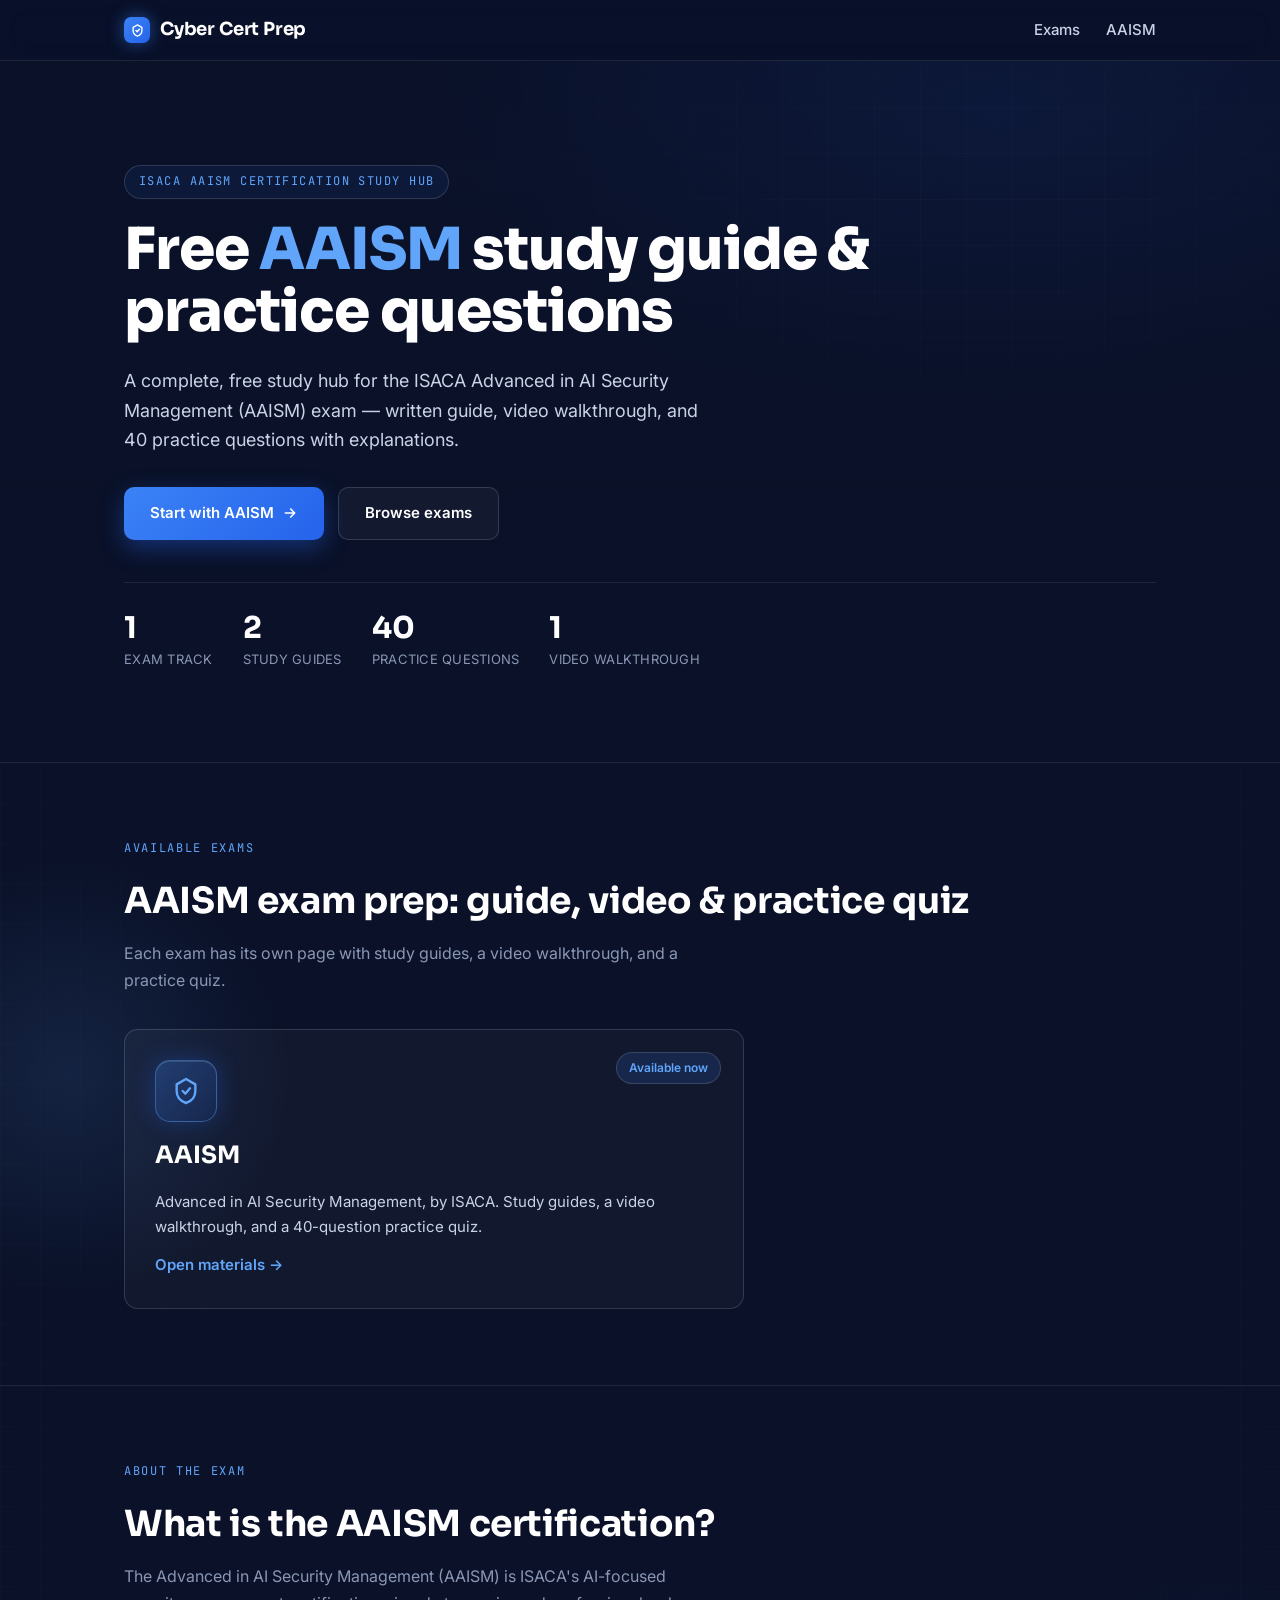
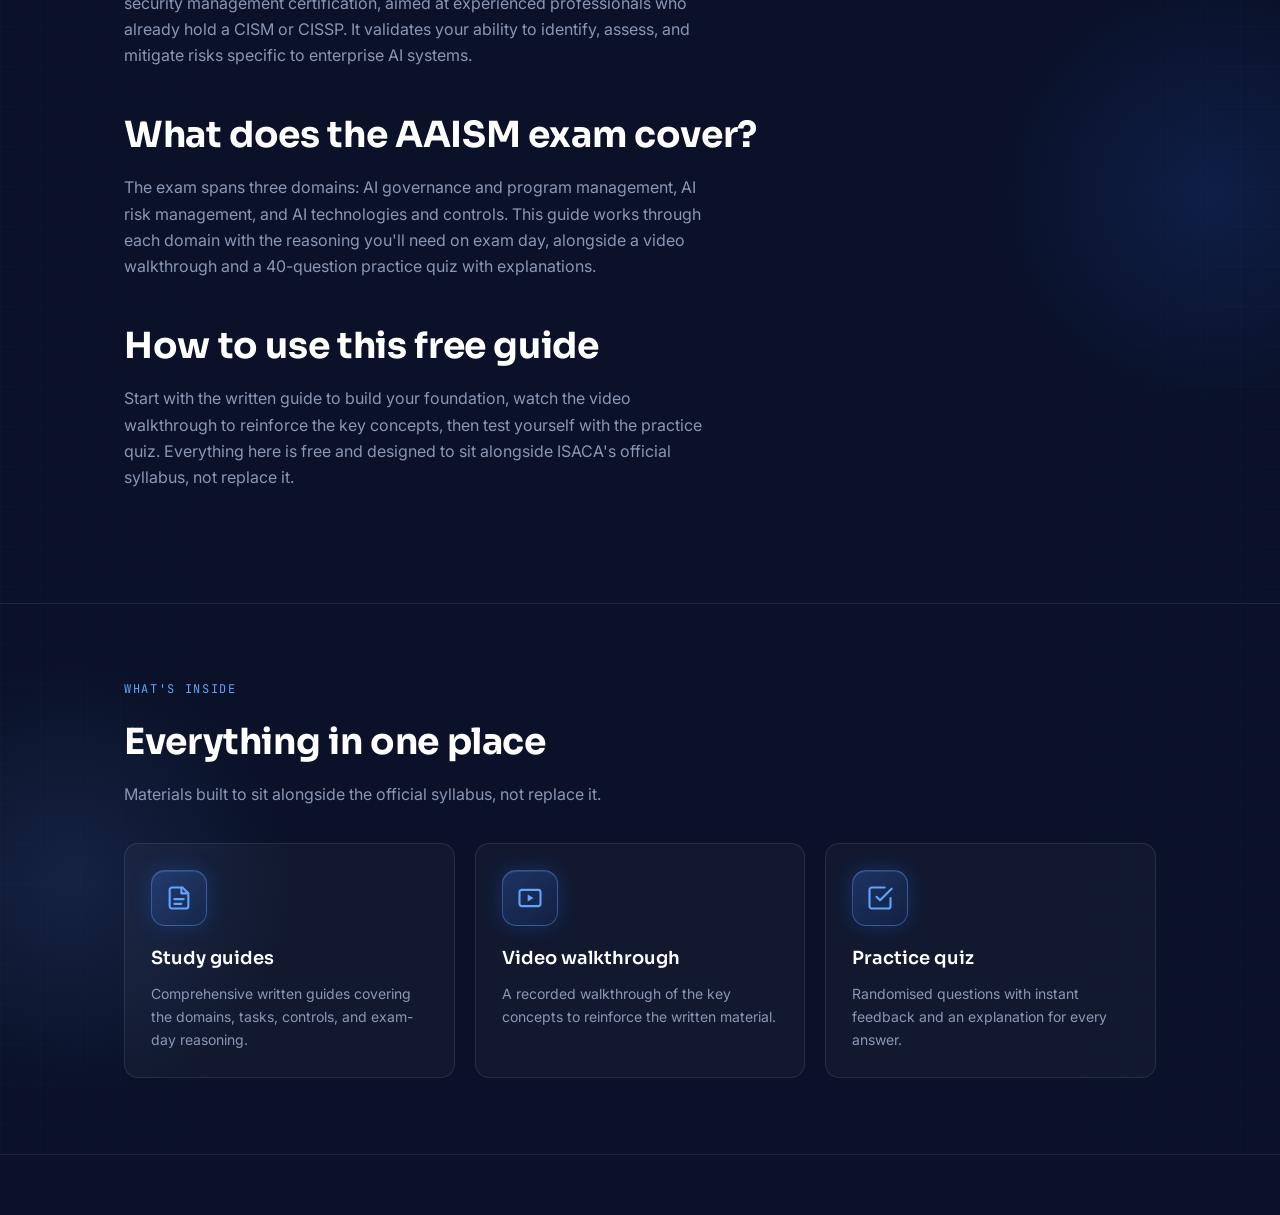
<file: index.html>
<!DOCTYPE html>
<html lang="en">
<head>
<meta charset="UTF-8">
<meta name="viewport" content="width=device-width, initial-scale=1.0">
<title>Free AAISM Study Guide &amp; Practice Questions &mdash; Cyber Cert Prep</title>
<meta name="description" content="Free AAISM study guide, video walkthrough, and 40 practice questions for the ISACA Advanced in AI Security Management exam. Built by a certified practitioner.">
<meta name="referrer" content="strict-origin-when-cross-origin">
<link rel="preconnect" href="https://fonts.googleapis.com">
<link rel="preconnect" href="https://fonts.gstatic.com" crossorigin>
<link href="https://fonts.googleapis.com/css2?family=Sora:wght@400;500;600;700;800&family=Inter:wght@400;500;600;700&family=JetBrains+Mono:wght@500&display=swap" rel="stylesheet">
<link rel="stylesheet" href="style.css">
</head>
<body>
<a href="#main" class="skip-link">Skip to content</a>

<header class="site-header">
  <div class="wrap header-inner">
    <a href="index.html" class="brand">
      <span class="brand-mark" aria-hidden="true"><svg viewBox="0 0 24 24" fill="none" stroke="currentColor" stroke-width="2.2" stroke-linecap="round" stroke-linejoin="round"><path d="M12 3l7 4v5c0 4.4-3 7.6-7 9-4-1.4-7-4.6-7-9V7z"/><path d="M9.5 12l2 2 3.5-4"/></svg></span>
      <span class="brand-name">Cyber Cert Prep</span>
    </a>
    <nav class="site-nav" aria-label="Primary">
      <a href="#exams">Exams</a>
      <a href="aaism.html">AAISM</a>
    </nav>
  </div>
</header>

<main id="main">

  <section class="hero">
    <div class="hero-inner wrap">
      <span class="hero-eyebrow">ISACA AAISM certification study hub</span>
      <h1 class="hero-title">Free <span class="accent">AAISM</span> study guide &amp; practice questions</h1>
      <p class="hero-lede">A complete, free study hub for the ISACA Advanced in AI Security Management (AAISM) exam &mdash; written guide, video walkthrough, and 40 practice questions with explanations.</p>
      <div class="hero-actions">
        <a href="aaism.html" class="btn btn-primary">Start with AAISM
          <svg width="16" height="16" viewBox="0 0 24 24" fill="none" stroke="currentColor" stroke-width="2.4" stroke-linecap="round" stroke-linejoin="round"><path d="M5 12h14M13 6l6 6-6 6"/></svg>
        </a>
        <a href="#exams" class="btn btn-ghost">Browse exams</a>
      </div>
      <div class="hero-stats">
        <div class="hero-stat"><strong>1</strong><span>EXAM TRACK</span></div>
        <div class="hero-stat"><strong>2</strong><span>STUDY GUIDES</span></div>
        <div class="hero-stat"><strong>40</strong><span>PRACTICE QUESTIONS</span></div>
        <div class="hero-stat"><strong>1</strong><span>VIDEO WALKTHROUGH</span></div>
      </div>
    </div>
  </section>

  <section class="section" id="exams">
    <div class="wrap">
      <p class="section-eyebrow">Available exams</p>
      <h2 class="section-title">AAISM exam prep: guide, video &amp; practice quiz</h2>
      <p class="section-sub">Each exam has its own page with study guides, a video walkthrough, and a practice quiz.</p>
      <div class="track-grid">
        <a class="track-card" href="aaism.html">
          <span class="track-tag">Available now</span>
          <span class="track-icon" aria-hidden="true"><svg viewBox="0 0 24 24" fill="none" stroke="currentColor" stroke-width="1.8" stroke-linecap="round" stroke-linejoin="round"><path d="M12 3l7 4v5c0 4.4-3 7.6-7 9-4-1.4-7-4.6-7-9V7z"/><path d="M9.5 12l2 2 3.5-4"/></svg></span>
          <h3>AAISM</h3>
          <p>Advanced in AI Security Management, by ISACA. Study guides, a video walkthrough, and a 40-question practice quiz.</p>
          <span class="track-go">Open materials &rarr;</span>
        </a>
      </div>
    </div>
  </section>

  <section class="section" id="about-aaism">
    <div class="wrap">
      <p class="section-eyebrow">About the exam</p>
      <h2 class="section-title">What is the AAISM certification?</h2>
      <p class="section-sub">The Advanced in AI Security Management (AAISM) is ISACA's AI-focused security management certification, aimed at experienced professionals who already hold a CISM or CISSP. It validates your ability to identify, assess, and mitigate risks specific to enterprise AI systems.</p>
      <h2 class="section-title">What does the AAISM exam cover?</h2>
      <p class="section-sub">The exam spans three domains: AI governance and program management, AI risk management, and AI technologies and controls. This guide works through each domain with the reasoning you'll need on exam day, alongside a video walkthrough and a 40-question practice quiz with explanations.</p>
      <h2 class="section-title">How to use this free guide</h2>
      <p class="section-sub">Start with the written guide to build your foundation, watch the video walkthrough to reinforce the key concepts, then test yourself with the practice quiz. Everything here is free and designed to sit alongside ISACA's official syllabus, not replace it.</p>
    </div>
  </section>

  <section class="section">
    <div class="wrap">
      <p class="section-eyebrow">What's inside</p>
      <h2 class="section-title">Everything in one place</h2>
      <p class="section-sub">Materials built to sit alongside the official syllabus, not replace it.</p>
      <div class="features">
        <div class="feature">
          <span class="feature-ic" aria-hidden="true"><svg viewBox="0 0 24 24" fill="none" stroke="currentColor" stroke-width="1.8" stroke-linecap="round" stroke-linejoin="round"><path d="M4 5a2 2 0 0 1 2-2h9l5 5v11a2 2 0 0 1-2 2H6a2 2 0 0 1-2-2z"/><path d="M14 3v5h5"/><path d="M8 13h8M8 17h6"/></svg></span>
          <h3>Study guides</h3>
          <p>Comprehensive written guides covering the domains, tasks, controls, and exam-day reasoning.</p>
        </div>
        <div class="feature">
          <span class="feature-ic" aria-hidden="true"><svg viewBox="0 0 24 24" fill="none" stroke="currentColor" stroke-width="1.8" stroke-linecap="round" stroke-linejoin="round"><rect x="3" y="5" width="18" height="14" rx="2"/><path d="M10 9l5 3-5 3z" fill="currentColor" stroke="none"/></svg></span>
          <h3>Video walkthrough</h3>
          <p>A recorded walkthrough of the key concepts to reinforce the written material.</p>
        </div>
        <div class="feature">
          <span class="feature-ic" aria-hidden="true"><svg viewBox="0 0 24 24" fill="none" stroke="currentColor" stroke-width="1.8" stroke-linecap="round" stroke-linejoin="round"><path d="M9 11l3 3L22 4"/><path d="M21 12v7a2 2 0 0 1-2 2H5a2 2 0 0 1-2-2V5a2 2 0 0 1 2-2h11"/></svg></span>
          <h3>Practice quiz</h3>
          <p>Randomised questions with instant feedback and an explanation for every answer.</p>
        </div>
      </div>
    </div>
  </section>

</main>

<footer class="site-footer">
  <div class="wrap footer-inner">
    <p></p>
  </div>
</footer>

<script src="https://gc.zgo.at/count.js" async data-goatcounter="https://cybercertprep.goatcounter.com/count"></script>
<script src="site.js" defer></script>
</body>
</html>
</file>
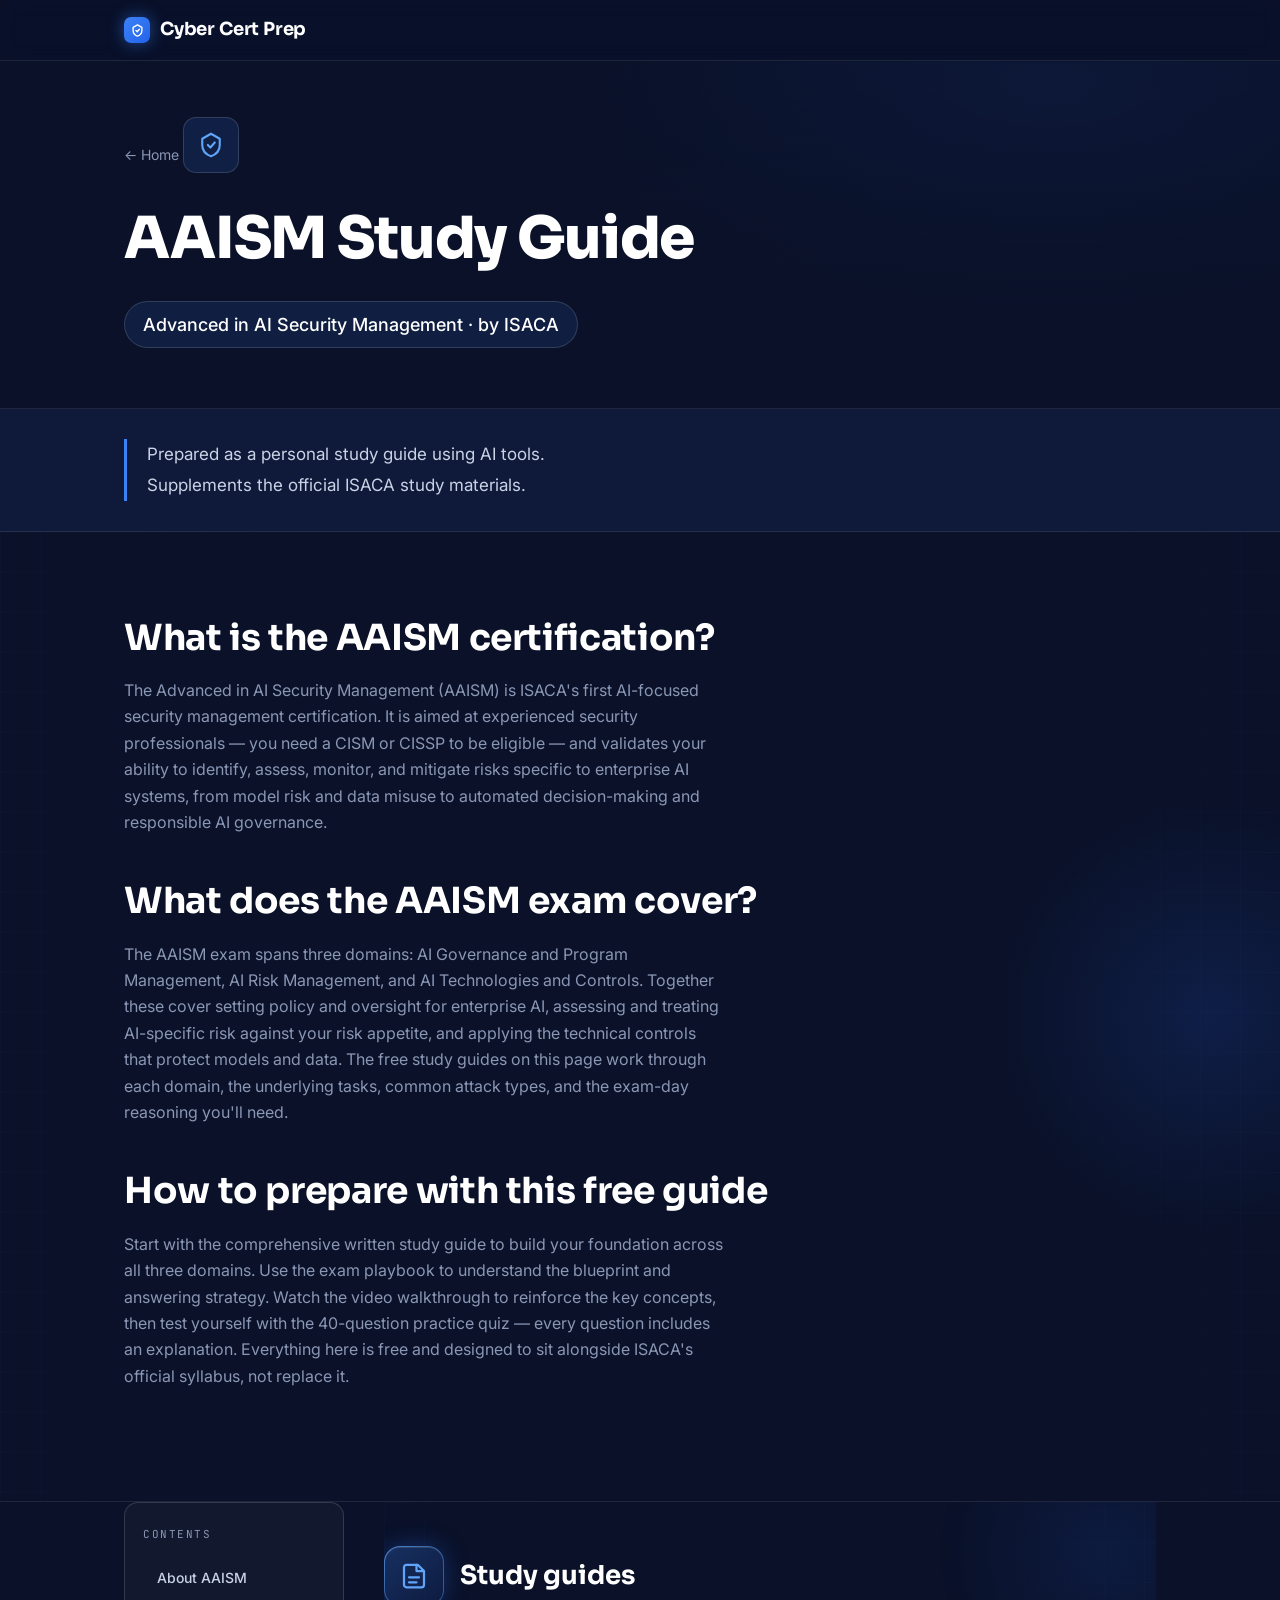
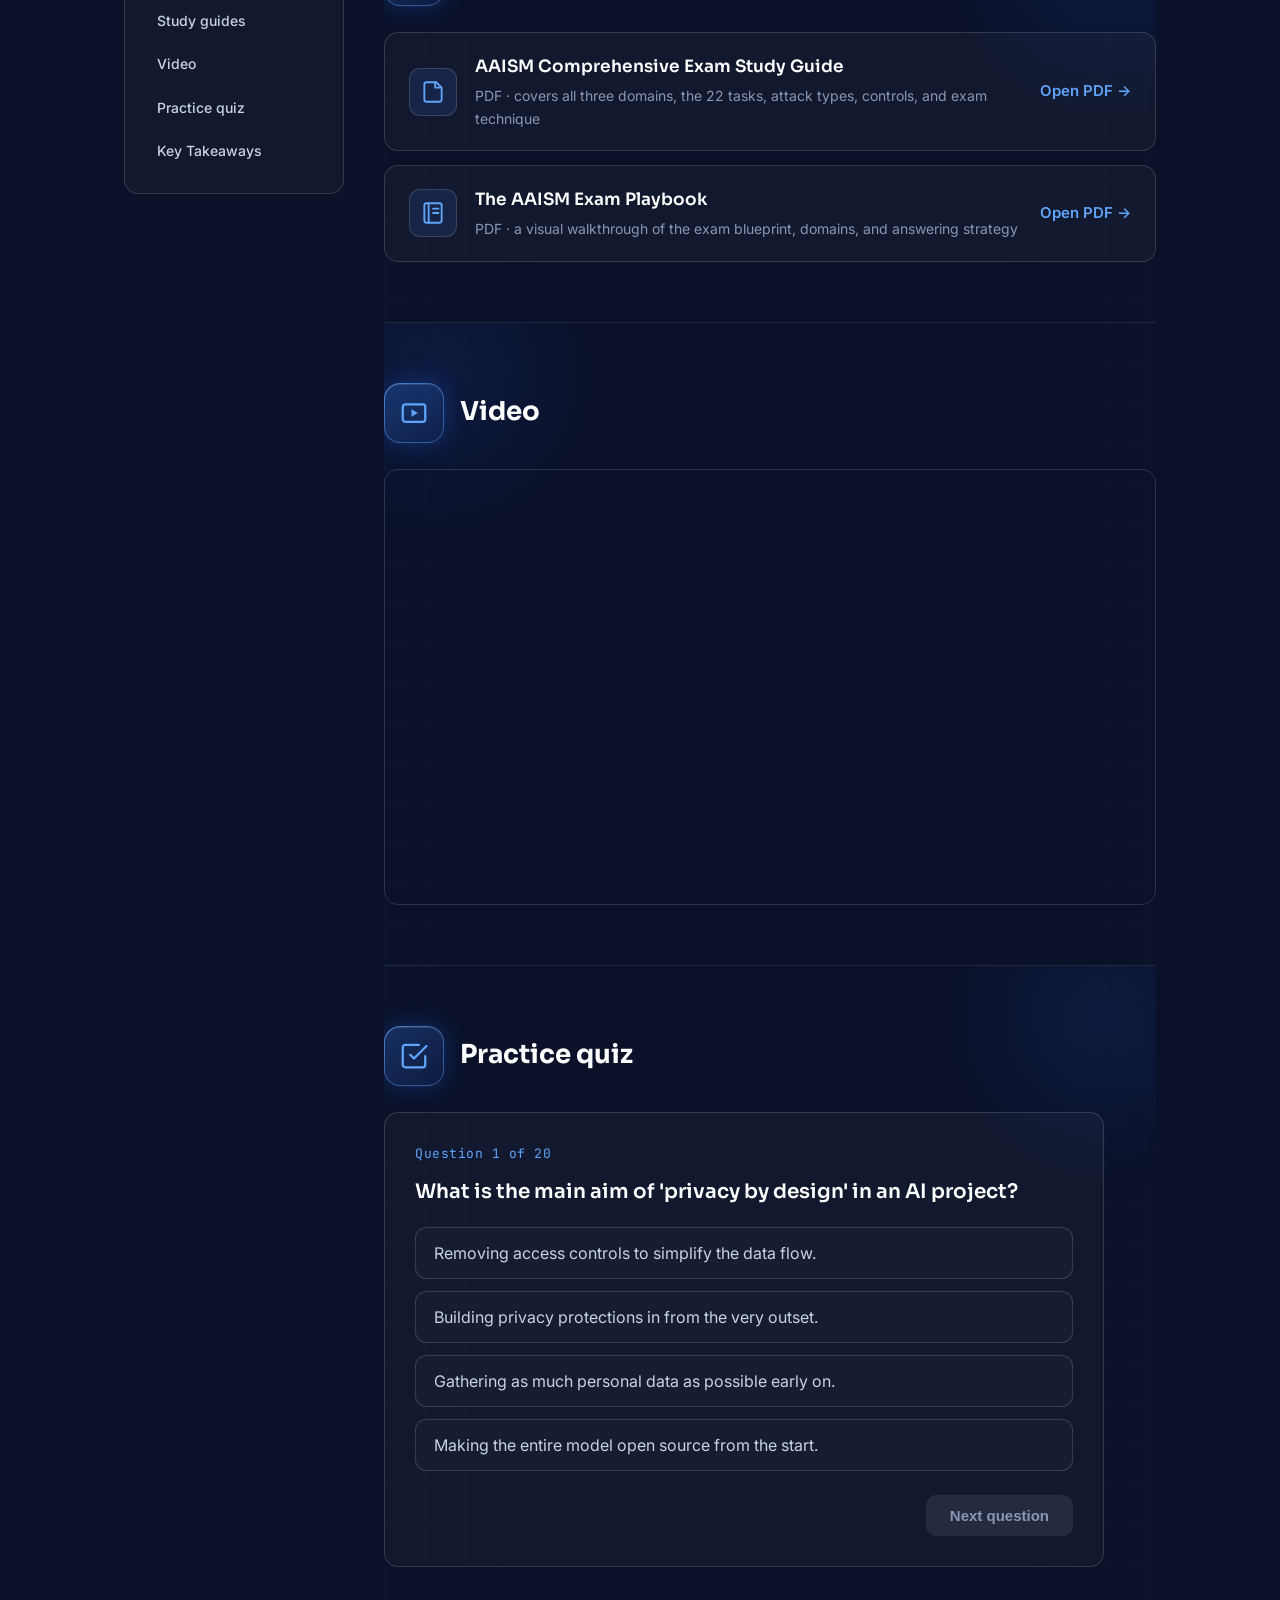
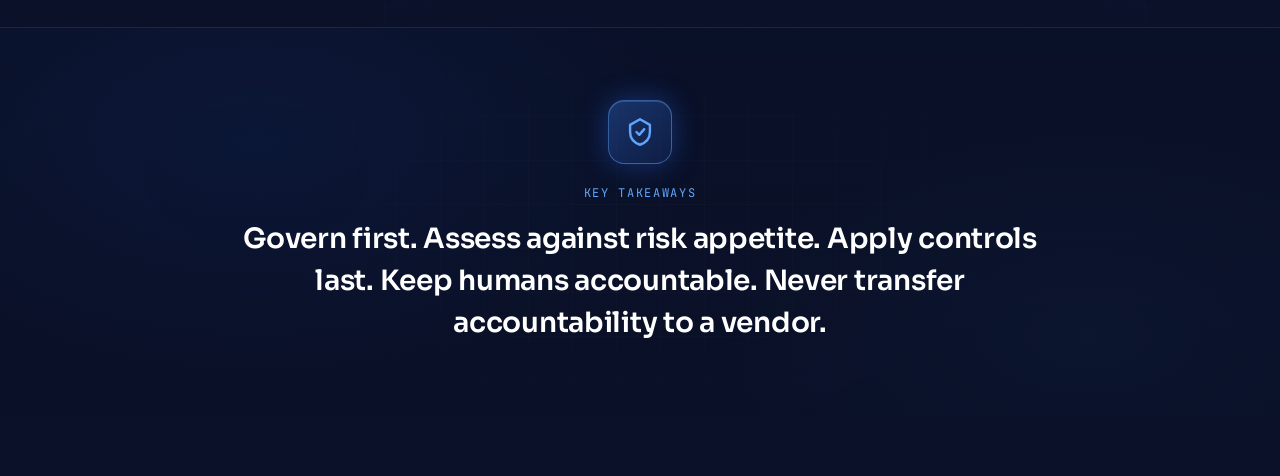
<file: aaism.html>
<!DOCTYPE html>
<html lang="en">
<head>
<meta charset="UTF-8">
<meta name="viewport" content="width=device-width, initial-scale=1.0">
<title>AAISM Study Guide: Domains, Practice Questions &amp; Exam Tips (Free)</title>
<meta name="description" content="Complete free AAISM study guide covering all exam domains &mdash; AI governance, AI risk management, AI technologies &amp; controls &mdash; plus 40 practice questions with explanations.">
<meta name="referrer" content="strict-origin-when-cross-origin">
<link rel="preconnect" href="https://fonts.googleapis.com">
<link rel="preconnect" href="https://fonts.gstatic.com" crossorigin>
<link href="https://fonts.googleapis.com/css2?family=Sora:wght@400;500;600;700;800&family=Inter:wght@400;500;600;700&family=JetBrains+Mono:wght@500&display=swap" rel="stylesheet">
<link rel="stylesheet" href="style.css">
<script type="application/ld+json">
{
  "@context": "https://schema.org",
  "@type": "LearningResource",
  "name": "AAISM Study Guide",
  "description": "Free study guide, video walkthrough, and 40 practice questions for the ISACA Advanced in AI Security Management (AAISM) exam.",
  "learningResourceType": "Study guide",
  "educationalLevel": "Professional certification",
  "teaches": "AI Governance and Program Management, AI Risk Management, AI Technologies and Controls",
  "isAccessibleForFree": true,
  "about": {
    "@type": "Thing",
    "name": "ISACA Advanced in AI Security Management (AAISM)"
  }
}
</script>
</head>
<body>
<a href="#main" class="skip-link">Skip to content</a>

<header class="site-header">
  <div class="wrap header-inner">
    <a href="index.html" class="brand">
      <span class="brand-mark" aria-hidden="true"><svg viewBox="0 0 24 24" fill="none" stroke="currentColor" stroke-width="2.2" stroke-linecap="round" stroke-linejoin="round"><path d="M12 3l7 4v5c0 4.4-3 7.6-7 9-4-1.4-7-4.6-7-9V7z"/><path d="M9.5 12l2 2 3.5-4"/></svg></span>
      <span class="brand-name">Cyber Cert Prep</span>
    </a>
  </div>
</header>

<main id="main">

  <section class="page-hero">
    <div class="wrap page-hero-inner">
      <a href="index.html" class="back-link">&larr; Home</a>
      <span class="page-shield" aria-hidden="true">
        <svg viewBox="0 0 24 24" fill="none" stroke="currentColor" stroke-width="1.7" stroke-linecap="round" stroke-linejoin="round">
          <path d="M12 3l7 4v5c0 4.4-3 7.6-7 9-4-1.4-7-4.6-7-9V7z"/><path d="M9.5 12l2 2 3.5-4"/>
        </svg>
      </span>
      <h1>AAISM Study Guide</h1>
      <p class="page-badge">Advanced in AI Security Management &middot; by ISACA</p>
    </div>
  </section>

  <section class="intro-band">
    <div class="wrap">
      <p class="intro-text">Prepared as a personal study guide using AI tools.<br>Supplements the official ISACA study materials.</p>
    </div>
  </section>

  <section class="section" id="overview">
    <div class="wrap">
      <h2 class="section-title">What is the AAISM certification?</h2>
      <p class="section-sub">The Advanced in AI Security Management (AAISM) is ISACA's first AI-focused security management certification. It is aimed at experienced security professionals &mdash; you need a CISM or CISSP to be eligible &mdash; and validates your ability to identify, assess, monitor, and mitigate risks specific to enterprise AI systems, from model risk and data misuse to automated decision-making and responsible AI governance.</p>

      <h2 class="section-title">What does the AAISM exam cover?</h2>
      <p class="section-sub">The AAISM exam spans three domains: AI Governance and Program Management, AI Risk Management, and AI Technologies and Controls. Together these cover setting policy and oversight for enterprise AI, assessing and treating AI-specific risk against your risk appetite, and applying the technical controls that protect models and data. The free study guides on this page work through each domain, the underlying tasks, common attack types, and the exam-day reasoning you'll need.</p>

      <h2 class="section-title">How to prepare with this free guide</h2>
      <p class="section-sub">Start with the comprehensive written study guide to build your foundation across all three domains. Use the exam playbook to understand the blueprint and answering strategy. Watch the video walkthrough to reinforce the key concepts, then test yourself with the 40-question practice quiz &mdash; every question includes an explanation. Everything here is free and designed to sit alongside ISACA's official syllabus, not replace it.</p>
    </div>
  </section>

  <!-- Two-column layout: sticky contents on the left, materials on the right -->
  <div class="wrap layout">
    <aside class="toc" aria-label="Contents">
      <p class="toc-title">Contents</p>
      <nav class="toc-nav">
        <a href="#overview">About AAISM</a>
        <a href="#guides">Study guides</a>
        <a href="#video">Video</a>
        <a href="#quiz">Practice quiz</a>
        <a href="#takeaway">Key Takeaways</a>
      </nav>
    </aside>

    <div class="content">

      <section class="materials" id="guides">
        <h2><span class="mat-ic" aria-hidden="true"><svg viewBox="0 0 24 24" fill="none" stroke="currentColor" stroke-width="1.8" stroke-linecap="round" stroke-linejoin="round"><path d="M4 5a2 2 0 0 1 2-2h9l5 5v11a2 2 0 0 1-2 2H6a2 2 0 0 1-2-2z"/><path d="M14 3v5h5"/><path d="M8 13h8M8 17h6"/></svg></span>Study guides</h2>

        <a class="guide-card" href="./guides/AAISM_Study_Guide.pdf" target="_blank" rel="noopener">
          <span class="guide-ic" aria-hidden="true"><svg viewBox="0 0 24 24" fill="none" stroke="currentColor" stroke-width="1.7" stroke-linecap="round" stroke-linejoin="round"><path d="M4 5a2 2 0 0 1 2-2h9l5 5v11a2 2 0 0 1-2 2H6a2 2 0 0 1-2-2z"/><path d="M14 3v5h5"/></svg></span>
          <span class="guide-body">
            <span class="guide-title">AAISM Comprehensive Exam Study Guide</span>
            <span class="guide-meta">PDF &middot; covers all three domains, the 22 tasks, attack types, controls, and exam technique</span>
          </span>
          <span class="guide-action">Open PDF &rarr;</span>
        </a>

        <a class="guide-card" href="./guides/AAISM_Exam_Playbook.pdf" target="_blank" rel="noopener">
          <span class="guide-ic" aria-hidden="true"><svg viewBox="0 0 24 24" fill="none" stroke="currentColor" stroke-width="1.7" stroke-linecap="round" stroke-linejoin="round"><rect x="4" y="3" width="16" height="18" rx="2"/><path d="M8 3v18"/><path d="M12 8h5M12 12h5"/></svg></span>
          <span class="guide-body">
            <span class="guide-title">The AAISM Exam Playbook</span>
            <span class="guide-meta">PDF &middot; a visual walkthrough of the exam blueprint, domains, and answering strategy</span>
          </span>
          <span class="guide-action">Open PDF &rarr;</span>
        </a>
      </section>

      <section class="materials" id="video">
        <h2><span class="mat-ic" aria-hidden="true"><svg viewBox="0 0 24 24" fill="none" stroke="currentColor" stroke-width="1.8" stroke-linecap="round" stroke-linejoin="round"><rect x="3" y="5" width="18" height="14" rx="2"/><path d="M10 9l5 3-5 3z" fill="currentColor" stroke="none"/></svg></span>Video</h2>
        <!-- YouTube video: https://youtu.be/9H8fJ-cuQQE -->
        <div class="video-embed">
          <iframe src="https://www.youtube-nocookie.com/embed/9H8fJ-cuQQE"
                  title="AAISM study guide walkthrough"
                  loading="lazy"
                  allow="accelerometer; autoplay; clipboard-write; encrypted-media; gyroscope; picture-in-picture"
                  allowfullscreen></iframe>
        </div>
      </section>

      <section class="materials" id="quiz">
        <h2><span class="mat-ic" aria-hidden="true"><svg viewBox="0 0 24 24" fill="none" stroke="currentColor" stroke-width="1.8" stroke-linecap="round" stroke-linejoin="round"><path d="M9 11l3 3L22 4"/><path d="M21 12v7a2 2 0 0 1-2 2H5a2 2 0 0 1-2-2V5a2 2 0 0 1 2-2h11"/></svg></span>Practice quiz</h2>
        <div class="quiz" id="quizApp" aria-live="polite"></div>
      </section>

    </div>
  </div>

  <!-- Bottom principle banner -->
  <section class="takeaway" id="takeaway">
    <div class="wrap takeaway-inner">
      <span class="takeaway-ic" aria-hidden="true">
        <svg viewBox="0 0 24 24" fill="none" stroke="currentColor" stroke-width="1.7" stroke-linecap="round" stroke-linejoin="round">
          <path d="M12 3l7 4v5c0 4.4-3 7.6-7 9-4-1.4-7-4.6-7-9V7z"/><path d="M9.5 12l2 2 3.5-4"/>
        </svg>
      </span>
      <p class="takeaway-eyebrow">Key Takeaways</p>
      <p class="takeaway-text">Govern first. Assess against risk appetite. Apply controls last. Keep humans accountable. Never transfer accountability to a vendor.</p>
    </div>
  </section>

</main>

<footer class="site-footer">
  <div class="wrap footer-inner">
    <p></p>
  </div>
</footer>

<script src="https://gc.zgo.at/count.js" async data-goatcounter="https://cybercertprep.goatcounter.com/count"></script>
<script src="questions.js" defer></script>
<script src="quiz.js" defer></script>
<script src="site.js" defer></script>
</body>
</html>
</file>
<file: style.css>
/* ============================================================
   Cyber Cert Prep — dark cybersecurity theme
   Palette: deep navy, bright cyan-blue accent, soft slate text
   Type:    Sora (display) / Inter (body)
   ============================================================ */

:root {
  --navy-900: #0a1128;
  --navy-800: #0f1a3a;
  --navy-700: #142248;
  --navy-600: #1c2d5c;
  --line:     rgba(255,255,255,.09);
  --line-2:   rgba(255,255,255,.14);
  --text:     #c9d3e6;
  --text-dim: #8a97b4;
  --white:    #ffffff;
  --cyan:     #3b82f6;
  --cyan-lt:  #60a5fa;
  --cyan-glow:#2563eb;
  --card:     rgba(255,255,255,.035);
  --card-hi:  rgba(255,255,255,.06);
  --radius:   14px;
  --wrap:     1080px;
}

* { box-sizing: border-box; }
html { scroll-behavior: smooth; scroll-padding-top: 76px; }
body {
  margin: 0;
  font-family: 'Inter', system-ui, sans-serif;
  color: var(--text);
  background: var(--navy-900);
  line-height: 1.65;
  -webkit-font-smoothing: antialiased;
}
@media (prefers-reduced-motion: reduce) { html { scroll-behavior: auto; } * { animation: none !important; transition: none !important; } }

.wrap { max-width: var(--wrap); margin: 0 auto; padding: 0 24px; }
a { color: var(--cyan-lt); text-decoration: none; }
a:hover { text-decoration: underline; }

.skip-link { position: absolute; left: -999px; top: 0; background: var(--cyan); color: #fff; padding: 10px 16px; border-radius: 0 0 8px 0; z-index: 100; }
.skip-link:focus { left: 0; }
:focus-visible { outline: 2px solid var(--cyan-lt); outline-offset: 3px; }

/* Header */
.site-header {
  position: sticky; top: 0; z-index: 50;
  background: rgba(10,17,40,.85);
  backdrop-filter: saturate(160%) blur(12px);
  border-bottom: 1px solid var(--line);
}
.header-inner { display: flex; align-items: center; justify-content: space-between; height: 60px; }
.brand { display: flex; align-items: center; gap: 10px; color: var(--white); font-weight: 700; text-decoration: none; }
.brand-mark {
  width: 26px; height: 26px; border-radius: 7px; display: grid; place-items: center;
  background: linear-gradient(135deg, var(--cyan), var(--cyan-glow));
  box-shadow: 0 0 16px rgba(59,130,246,.5);
}
.brand-mark svg { width: 15px; height: 15px; color: #fff; }
.brand-name { font-family: 'Sora', sans-serif; font-size: 18px; font-weight: 700; letter-spacing: -.01em; }
.site-nav { display: flex; gap: 26px; }
.site-nav a { color: var(--text); font-weight: 500; font-size: 15px; }
.site-nav a:hover { color: var(--cyan-lt); text-decoration: none; }

/* Hero */
.hero { position: relative; overflow: hidden; border-bottom: 1px solid var(--line); }
.hero::before {
  content: ""; position: absolute; inset: 0; z-index: 0;
  background:
    linear-gradient(180deg, rgba(10,17,40,.72), rgba(10,17,40,.92)),
    radial-gradient(1000px 500px at 78% 8%, rgba(37,99,235,.35), transparent 60%),
    url("https://images.unsplash.com/photo-1451187580459-43490279c0fa?auto=format&fit=crop&w=1600&q=80");
  background-size: cover; background-position: center;
}
.hero::after {
  content: ""; position: absolute; inset: 0; z-index: 0; opacity: .5;
  background-image: linear-gradient(rgba(255,255,255,.04) 1px, transparent 1px), linear-gradient(90deg, rgba(255,255,255,.04) 1px, transparent 1px);
  background-size: 46px 46px;
  mask-image: radial-gradient(700px 400px at 75% 20%, #000, transparent 80%);
}
.hero-inner { position: relative; z-index: 1; padding: 104px 24px 92px; }
.hero-eyebrow {
  display: inline-flex; align-items: center; gap: 8px;
  font-family: 'JetBrains Mono', monospace; font-size: 12px; letter-spacing: .12em; text-transform: uppercase;
  color: var(--cyan-lt); margin: 0 0 20px; padding: 6px 14px;
  border: 1px solid var(--line-2); border-radius: 999px; background: rgba(59,130,246,.08);
}
.hero-title {
  font-family: 'Sora', sans-serif; font-weight: 800; font-size: clamp(34px, 5.2vw, 58px);
  line-height: 1.08; letter-spacing: -.02em; color: var(--white); margin: 0 0 22px; max-width: 18ch;
}
.hero-title .accent { color: var(--cyan-lt); }
.hero-lede { font-size: 18px; max-width: 54ch; margin: 0 0 32px; color: var(--text); }
.hero-actions { display: flex; flex-wrap: wrap; gap: 14px; margin-bottom: 42px; }
.btn { display: inline-flex; align-items: center; gap: 8px; padding: 13px 26px; border-radius: 10px; font-weight: 600; font-size: 15px; transition: transform .14s, box-shadow .2s, background .2s; }
.btn:hover { text-decoration: none; transform: translateY(-1px); }
.btn-primary { background: linear-gradient(135deg, var(--cyan), var(--cyan-glow)); color: #fff; box-shadow: 0 8px 24px rgba(37,99,235,.4); }
.btn-primary:hover { box-shadow: 0 12px 30px rgba(37,99,235,.55); }
.btn-ghost { background: rgba(255,255,255,.04); color: var(--white); border: 1px solid var(--line-2); }
.btn-ghost:hover { border-color: var(--cyan); }

.hero-stats { display: flex; flex-wrap: wrap; gap: 30px; padding-top: 30px; border-top: 1px solid var(--line); }
.hero-stat { display: flex; flex-direction: column; }
.hero-stat strong { font-family: 'Sora', sans-serif; font-size: 30px; font-weight: 700; color: var(--white); line-height: 1; }
.hero-stat span { font-size: 13px; color: var(--text-dim); margin-top: 6px; letter-spacing: .02em; }

/* Section shell */
.section { padding: 76px 0; border-bottom: 1px solid var(--line); position: relative; overflow: hidden; }
/* decorative underlay behind sections — faint orb + circuit lines in the side columns */
.section::before {
  content: ""; position: absolute; top: 50%; right: -160px; transform: translateY(-50%);
  width: 460px; height: 460px; border-radius: 50%; z-index: 0; pointer-events: none;
  background: radial-gradient(circle, rgba(37,99,235,.16), transparent 68%);
}
.section:nth-of-type(even)::before { right: auto; left: -160px; background: radial-gradient(circle, rgba(96,165,250,.12), transparent 68%); }
.section > .wrap { position: relative; z-index: 1; }
.materials::before {
  content: ""; position: absolute; top: -120px; right: -120px; width: 340px; height: 340px; border-radius: 50%;
  z-index: 0; pointer-events: none; background: radial-gradient(circle, rgba(37,99,235,.12), transparent 70%);
}
.materials:nth-of-type(even)::before { right: auto; left: -120px; }
.materials > .wrap { position: relative; z-index: 1; }

/* faint grid texture underlay along the outer edges of content sections */
.section::after, .materials::after {
  content: ""; position: absolute; inset: 0; z-index: 0; pointer-events: none; opacity: .5;
  background-image:
    linear-gradient(rgba(96,165,250,.05) 1px, transparent 1px),
    linear-gradient(90deg, rgba(96,165,250,.05) 1px, transparent 1px);
  background-size: 40px 40px;
  mask-image: linear-gradient(90deg, #000 0, transparent 22%, transparent 78%, #000 100%);
  -webkit-mask-image: linear-gradient(90deg, #000 0, transparent 22%, transparent 78%, #000 100%);
}
.section-eyebrow { font-family: 'JetBrains Mono', monospace; font-size: 12px; letter-spacing: .14em; text-transform: uppercase; color: var(--cyan-lt); margin: 0 0 12px; }
.section-title { font-family: 'Sora', sans-serif; font-weight: 700; font-size: clamp(26px, 3.5vw, 36px); color: var(--white); margin: 0 0 10px; letter-spacing: -.01em; }
.section-sub { margin: 0 0 36px; color: var(--text-dim); font-size: 16px; max-width: 60ch; }

/* Exam cards (landing) */
.track-grid { display: grid; grid-template-columns: 1fr; gap: 20px; max-width: 620px; }
.track-card {
  position: relative; display: flex; flex-direction: column; gap: 14px;
  background: var(--card); border: 1px solid var(--line-2); border-radius: var(--radius);
  padding: 30px; text-decoration: none; color: var(--text); overflow: hidden;
  transition: transform .16s, border-color .16s, background .16s;
}
.track-card:hover { transform: translateY(-3px); border-color: var(--cyan); background: var(--card-hi); text-decoration: none; }
.track-icon { width: 62px; height: 62px; border-radius: 15px; display: grid; place-items: center; background: linear-gradient(140deg, rgba(59,130,246,.28), rgba(37,99,235,.12)); color: var(--cyan-lt); border: 1px solid rgba(96,165,250,.4); box-shadow: 0 0 24px rgba(37,99,235,.3), inset 0 1px 0 rgba(255,255,255,.12); }
.track-icon svg { width: 32px; height: 32px; }
.track-tag { position: absolute; top: 22px; right: 22px; font-size: 12px; font-weight: 600; padding: 5px 12px; border-radius: 999px; background: rgba(59,130,246,.14); color: var(--cyan-lt); border: 1px solid var(--line-2); }
.track-card h3 { font-family: 'Sora', sans-serif; font-weight: 700; font-size: 24px; color: var(--white); margin: 0; }
.track-card p { margin: 0; font-size: 15px; flex: 1; }
.track-go { font-weight: 600; font-size: 15px; color: var(--cyan-lt); }

/* Feature row (landing) */
.features { display: grid; grid-template-columns: repeat(3, 1fr); gap: 20px; }
.feature { background: var(--card); border: 1px solid var(--line); border-radius: var(--radius); padding: 26px; }
.feature-ic { width: 56px; height: 56px; border-radius: 14px; display: grid; place-items: center; background: linear-gradient(140deg, rgba(59,130,246,.26), rgba(37,99,235,.1)); color: var(--cyan-lt); border: 1px solid rgba(96,165,250,.38); box-shadow: 0 0 20px rgba(37,99,235,.28), inset 0 1px 0 rgba(255,255,255,.1); margin-bottom: 18px; }
.feature-ic svg { width: 28px; height: 28px; }
.feature h3 { font-family: 'Sora', sans-serif; font-weight: 600; font-size: 18px; color: var(--white); margin: 0 0 8px; }
.feature p { margin: 0; font-size: 14px; color: var(--text-dim); }

/* AAISM page hero */
.page-hero { position: relative; overflow: hidden; border-bottom: 1px solid var(--line); }
.page-hero::before {
  content: ""; position: absolute; inset: 0; z-index: 0;
  background:
    linear-gradient(180deg, rgba(10,17,40,.78), rgba(10,17,40,.94)),
    radial-gradient(800px 400px at 82% 10%, rgba(37,99,235,.4), transparent 60%),
    url("https://images.unsplash.com/photo-1550751827-4bd374c3f58b?auto=format&fit=crop&w=1600&q=80");
  background-size: cover; background-position: center;
}
.page-hero-inner { position: relative; z-index: 1; max-width: var(--wrap); margin: 0 auto; padding: 56px 24px 60px; }
.back-link { display: inline-block; font-size: 14px; margin-bottom: 22px; color: var(--text-dim); }
.back-link:hover { color: var(--cyan-lt); text-decoration: none; }
.page-shield { display: inline-grid; place-items: center; width: 56px; height: 56px; border-radius: 13px; background: rgba(59,130,246,.14); color: var(--cyan-lt); margin-bottom: 18px; border: 1px solid var(--line-2); }
.page-shield svg { width: 30px; height: 30px; }
.page-hero h1 { font-family: 'Sora', sans-serif; font-weight: 800; font-size: clamp(38px, 6vw, 58px); color: var(--white); margin: 0 0 14px; letter-spacing: -.02em; }
.page-badge { display: inline-block; font-size: 18px; font-weight: 500; margin: 0; padding: 8px 18px; border-radius: 999px; background: rgba(59,130,246,.12); color: var(--white); border: 1px solid var(--line-2); }

/* Intro band */
.intro-band { background: var(--navy-800); border-bottom: 1px solid var(--line); }
.intro-band .wrap { padding-top: 30px; padding-bottom: 30px; }
.intro-text { margin: 0; font-size: 17px; line-height: 1.8; color: var(--text); max-width: 76ch; border-left: 3px solid var(--cyan); padding-left: 20px; }

/* Two-column layout: sticky contents + content */
.layout { display: grid; grid-template-columns: 220px 1fr; gap: 40px; align-items: start; }
.toc {
  position: sticky; top: 84px; align-self: start;
  max-height: calc(100vh - 108px); overflow-y: auto;
  padding: 22px 18px; border: 1px solid var(--line-2); border-radius: var(--radius);
  background: var(--card);
}
.toc-title { font-family: 'JetBrains Mono', monospace; font-size: 11px; letter-spacing: .14em; text-transform: uppercase; color: var(--text-dim); margin: 0 0 14px; }
.toc-nav { display: flex; flex-direction: column; gap: 2px; }
.toc-nav a {
  display: block; padding: 9px 12px; border-radius: 8px; font-size: 14px; font-weight: 500;
  color: var(--text); border-left: 2px solid transparent; transition: background .15s, color .15s, border-color .15s;
}
.toc-nav a:hover { background: rgba(59,130,246,.1); color: var(--cyan-lt); text-decoration: none; border-left-color: var(--cyan); }
/* thin custom scrollbar for the contents panel */
.toc::-webkit-scrollbar { width: 6px; }
.toc::-webkit-scrollbar-track { background: transparent; }
.toc::-webkit-scrollbar-thumb { background: rgba(96,165,250,.3); border-radius: 3px; }
.toc::-webkit-scrollbar-thumb:hover { background: rgba(96,165,250,.5); }
.toc { scrollbar-width: thin; scrollbar-color: rgba(96,165,250,.3) transparent; }
.content .materials:first-child { padding-top: 44px; }
.content .materials:last-child { border-bottom: none; }

/* Materials */
.materials { padding: 60px 0; border-bottom: 1px solid var(--line); position: relative; overflow: hidden; }
.materials h2 { display: flex; align-items: center; gap: 16px; font-family: 'Sora', sans-serif; font-weight: 700; font-size: 26px; color: var(--white); margin: 0 0 26px; position: relative; z-index: 1; }
.mat-ic {
  display: grid; place-items: center; width: 60px; height: 60px; border-radius: 16px;
  background: linear-gradient(140deg, rgba(59,130,246,.28), rgba(37,99,235,.12));
  color: var(--cyan-lt); border: 1px solid rgba(96,165,250,.4); flex-shrink: 0;
  box-shadow: 0 0 24px rgba(37,99,235,.35), inset 0 1px 0 rgba(255,255,255,.12);
  position: relative;
}
.mat-ic::after {
  content: ""; position: absolute; inset: -1px; border-radius: 16px; padding: 1px;
  background: linear-gradient(140deg, rgba(96,165,250,.6), transparent 60%);
  -webkit-mask: linear-gradient(#000 0 0) content-box, linear-gradient(#000 0 0);
  -webkit-mask-composite: xor; mask-composite: exclude; pointer-events: none;
}
.mat-ic svg { width: 30px; height: 30px; }

.guide-card { display: flex; align-items: center; gap: 18px; background: var(--card); border: 1px solid var(--line-2); border-radius: var(--radius); padding: 20px 24px; text-decoration: none; color: var(--text); transition: transform .16s, border-color .16s, background .16s; margin-bottom: 14px; }
.guide-card:last-child { margin-bottom: 0; }
.guide-card:hover { transform: translateY(-2px); border-color: var(--cyan); background: var(--card-hi); text-decoration: none; }
.guide-ic { flex-shrink: 0; display: grid; place-items: center; width: 48px; height: 48px; border-radius: 11px; background: rgba(59,130,246,.12); color: var(--cyan-lt); border: 1px solid var(--line-2); }
.guide-ic svg { width: 26px; height: 26px; }
.guide-body { display: flex; flex-direction: column; gap: 3px; flex: 1; }
.guide-title { font-family: 'Sora', sans-serif; font-weight: 600; font-size: 17px; color: var(--white); }
.guide-meta { font-size: 14px; color: var(--text-dim); }
.guide-action { flex-shrink: 0; font-weight: 600; font-size: 15px; color: var(--cyan-lt); }

.placeholder { border: 1.5px dashed var(--line-2); border-radius: var(--radius); padding: 28px; text-align: center; color: var(--text-dim); font-size: 15px; background: var(--card); }
.placeholder p { margin: 0; }
.video-embed { position: relative; padding-top: 56.25%; border-radius: var(--radius); overflow: hidden; border: 1px solid var(--line-2); }
.video-embed iframe { position: absolute; inset: 0; width: 100%; height: 100%; border: 0; }

/* Quiz */
.quiz { max-width: 720px; }
.quiz-card { background: var(--card); border: 1px solid var(--line-2); border-radius: var(--radius); padding: 30px; }
.quiz-progress { font-family: 'JetBrains Mono', monospace; font-size: 13px; color: var(--cyan-lt); margin: 0 0 14px; letter-spacing: .04em; }
.quiz-question { font-family: 'Sora', sans-serif; font-weight: 600; font-size: 20px; color: var(--white); margin: 0 0 22px; line-height: 1.35; }
.quiz-options { display: flex; flex-direction: column; gap: 12px; }
.quiz-option { text-align: left; width: 100%; padding: 15px 18px; border-radius: 11px; border: 1px solid var(--line-2); background: rgba(255,255,255,.02); color: var(--text); font-size: 16px; font-family: inherit; cursor: pointer; transition: border-color .15s, background .15s; }
.quiz-option:hover:not(:disabled) { border-color: var(--cyan); background: rgba(59,130,246,.08); }
.quiz-option:disabled { cursor: default; }
.quiz-option.correct { border-color: #22c55e; background: rgba(34,197,94,.12); color: #86efac; font-weight: 600; }
.quiz-option.wrong { border-color: #ef4444; background: rgba(239,68,68,.1); color: #fca5a5; }
.quiz-explain { margin-top: 20px; padding: 16px 18px; border-left: 3px solid var(--cyan); background: rgba(255,255,255,.03); border-radius: 0 10px 10px 0; font-size: 15px; }
.quiz-explain strong { color: var(--white); }
.quiz-actions { margin-top: 24px; display: flex; justify-content: flex-end; }
.quiz-next { padding: 12px 24px; border-radius: 10px; border: none; background: linear-gradient(135deg, var(--cyan), var(--cyan-glow)); color: #fff; font-weight: 600; font-size: 15px; cursor: pointer; box-shadow: 0 6px 18px rgba(37,99,235,.35); }
.quiz-next:hover:not(:disabled) { filter: brightness(1.08); }
.quiz-next:disabled { background: rgba(255,255,255,.08); color: var(--text-dim); cursor: not-allowed; box-shadow: none; }
.quiz-result { text-align: center; }
.quiz-score { font-family: 'Sora', sans-serif; font-size: 48px; font-weight: 800; color: var(--white); margin: 0; }
.quiz-score-label { color: var(--text-dim); margin: 4px 0 24px; }
.quiz-restart { padding: 12px 24px; border-radius: 10px; border: 1px solid var(--cyan); background: transparent; color: var(--cyan-lt); font-weight: 600; font-size: 15px; cursor: pointer; }
.quiz-restart:hover { background: rgba(59,130,246,.1); }

/* Bottom principle banner */
.takeaway { position: relative; overflow: hidden; border-top: 1px solid var(--line); }
.takeaway::before {
  content: ""; position: absolute; inset: 0; z-index: 0;
  background:
    linear-gradient(180deg, rgba(10,17,40,.82), rgba(10,17,40,.9)),
    radial-gradient(700px 380px at 20% 30%, rgba(37,99,235,.5), transparent 62%),
    radial-gradient(600px 340px at 85% 80%, rgba(96,165,250,.28), transparent 60%),
    url("https://images.unsplash.com/photo-1550751827-4bd374c3f58b?auto=format&fit=crop&w=1600&q=80");
  background-size: cover; background-position: center;
}
.takeaway::after {
  content: ""; position: absolute; inset: 0; z-index: 0; opacity: .5;
  background-image: linear-gradient(rgba(255,255,255,.04) 1px, transparent 1px), linear-gradient(90deg, rgba(255,255,255,.04) 1px, transparent 1px);
  background-size: 44px 44px;
  mask-image: radial-gradient(600px 300px at 50% 50%, #000, transparent 80%);
  -webkit-mask-image: radial-gradient(600px 300px at 50% 50%, #000, transparent 80%);
}
.takeaway-inner { position: relative; z-index: 1; padding: 72px 24px; text-align: center; }
.takeaway-ic {
  display: inline-grid; place-items: center; width: 64px; height: 64px; border-radius: 16px; margin: 0 auto 20px;
  background: linear-gradient(140deg, rgba(59,130,246,.32), rgba(37,99,235,.14));
  color: var(--cyan-lt); border: 1px solid rgba(96,165,250,.45);
  box-shadow: 0 0 28px rgba(37,99,235,.4), inset 0 1px 0 rgba(255,255,255,.14);
}
.takeaway-ic svg { width: 34px; height: 34px; }
.takeaway-eyebrow { font-family: 'JetBrains Mono', monospace; font-size: 12px; letter-spacing: .14em; text-transform: uppercase; color: var(--cyan-lt); margin: 0 0 14px; }
.takeaway-text {
  font-family: 'Sora', sans-serif; font-weight: 600; font-size: clamp(20px, 2.6vw, 28px); line-height: 1.5;
  color: var(--white); margin: 0 auto; max-width: 24ch; letter-spacing: -.01em;
}
@media (min-width: 640px) { .takeaway-text { max-width: 40ch; } }

/* Footer */
.site-footer { padding: 30px 0; background: var(--navy-900); }
.footer-inner { display: flex; justify-content: space-between; align-items: center; gap: 16px; flex-wrap: wrap; }
.footer-inner p { margin: 0; font-size: 14px; color: var(--text-dim); }
.visitor-count { font-family: 'JetBrains Mono', monospace; color: var(--cyan-lt); font-weight: 600; }

@media (max-width: 820px) { .features { grid-template-columns: 1fr; } }
@media (max-width: 760px) {
  .layout { grid-template-columns: 1fr; gap: 0; }
  .toc { position: static; max-height: none; margin-top: 40px; margin-bottom: 8px; }
  .content .materials:first-child { padding-top: 30px; }
}
@media (max-width: 520px) { .hero-inner { padding: 72px 24px 60px; } .hero-stats { gap: 22px; } }
</file>
